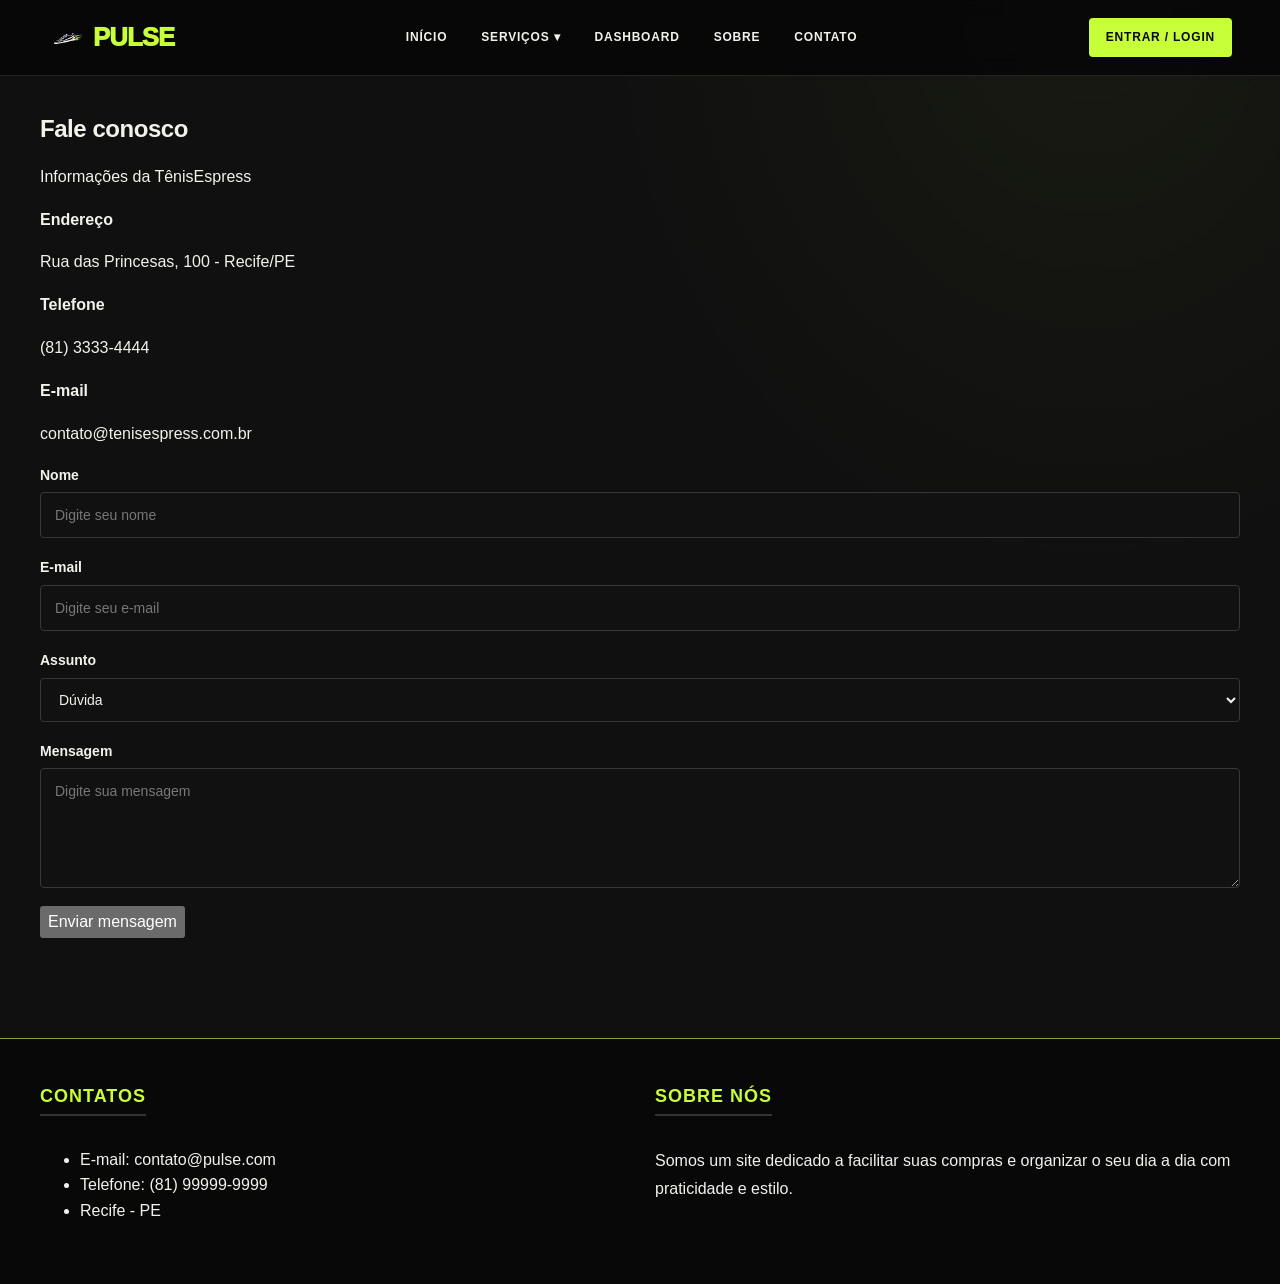
<file: contato.html>
<!DOCTYPE html>
<html lang="pt-br">

<head>
    <meta charset="UTF-8">
    <meta name="viewport" content="width=device-width, initial-scale=1.0">
    <title>Contato - Pulse</title>
    <link rel="stylesheet" href="css/style.css">
</head>

<body>
    <nav class="menu-container">
        <div class="logo">
            <img src="img/logopulse.png" PULSE">
            <span>PULSE</span>
        </div>
        <ul class="menu-centro">
            <li><a href="index.html">Início</a></li>
            <li class="tem-submenu">
                <a href="produtos.html">Serviços ▾</a>
                <ul class="submenu">
                    <li><a href="produtos.html">Produtos</a></li>
                    <li><a href="carrinho.html">Carrinho</a></li>
                </ul>
            </li>
            <li><a href="dashboard.html">Dashboard</a></li>
            <li><a href="sobre.html">Sobre</a></li>
            <li><a href="contato.html">Contato</a></li>
        </ul>

        <div class="menu-direito">
            <a href="login.html" class="link-login">Entrar / Login</a>
        </div>
    </nav>

    <div class="contato-container">

        <div class="contato-info">
            <h2>Fale conosco</h2>
            <p>Informações da TênisEspress</p>

            <strong>Endereço</strong>
            <p>Rua das Princesas, 100 - Recife/PE</p>

            <strong>Telefone</strong>
            <p>(81) 3333-4444</p>

            <strong>E-mail</strong>
            <p>contato@tenisespress.com.br</p>
        </div>

        <div class="contato-formulario">
            <form>
                <div class="form-grupo">
                    <label for="nome">Nome</label>
                    <input type="text" id="nome" placeholder="Digite seu nome">
                </div>

                <div class="form-grupo">
                    <label for="email">E-mail</label>
                    <input type="email" id="email" placeholder="Digite seu e-mail">
                </div>

                <div class="form-grupo">
                    <label for="assunto">Assunto</label>
                    <select id="assunto">
                        <option>Dúvida</option>
                        <option>Pedido</option>
                        <option>Entrega</option>
                    </select>
                </div>

                <div class="form-grupo">
                    <label for="mensagem">Mensagem</label>
                    <textarea id="mensagem" placeholder="Digite sua mensagem"></textarea>
                </div>

                <button type="submit" class="btn-principal">Enviar mensagem</button>
            </form>
        </div>

    </div>
    <footer class="footer-site">
        <div class="footer-conteudo">
            <div class="footer-coluna">
                <h3>Contatos</h3>
                <ul>
                    <li>E-mail: contato@pulse.com</li>
                    <li>Telefone: (81) 99999-9999</li>
                    <li>Recife - PE</li>
                </ul>
            </div>

            <div class="footer-coluna">
                <h3>Sobre nós</h3>
                <p>Somos um site dedicado a facilitar suas compras e organizar o seu dia a dia com praticidade e estilo.
                </p>
            </div>
        </div>
    </footer>
</body>

</html>
</file>
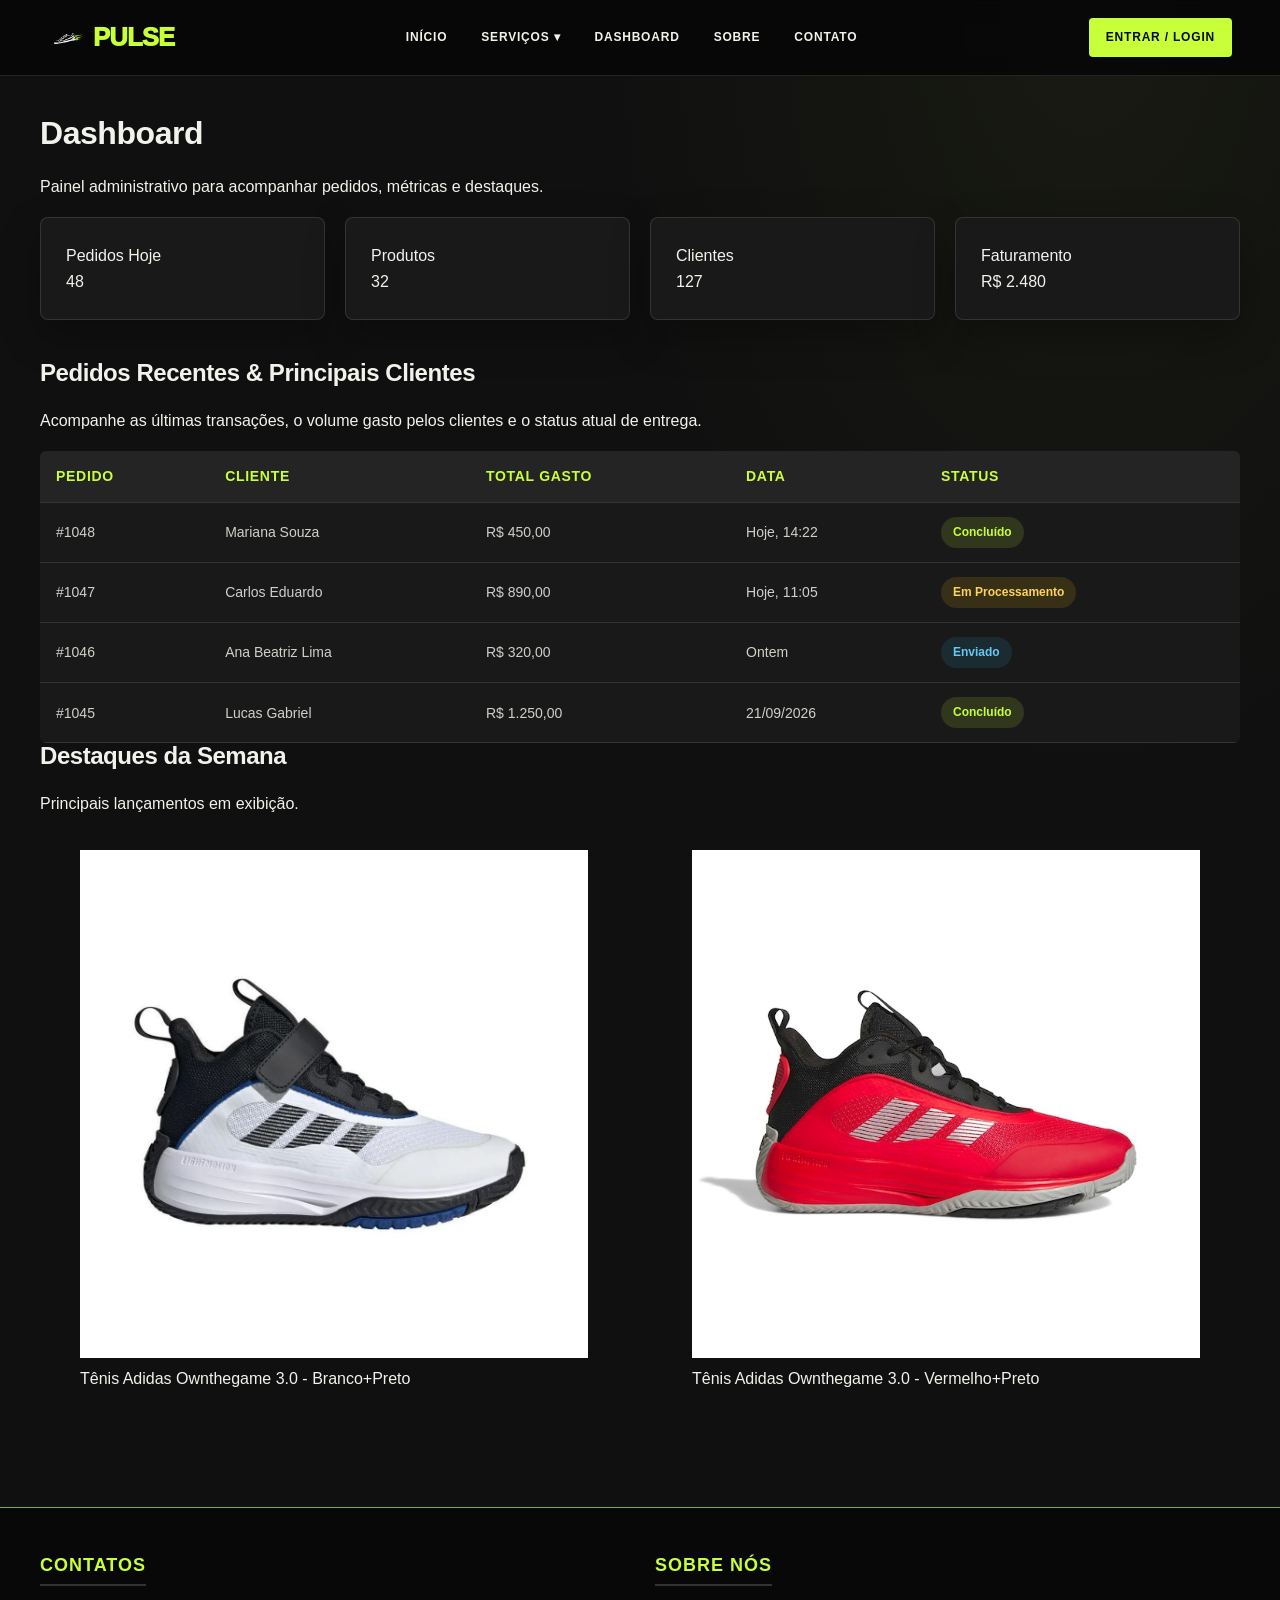
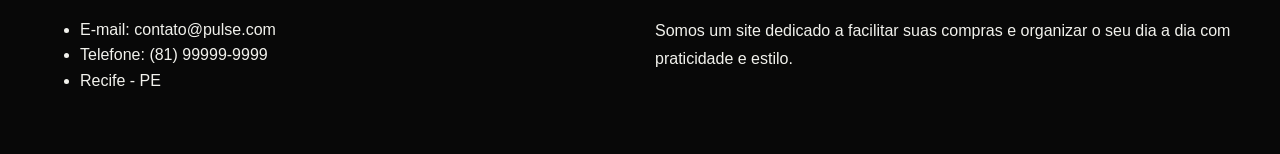
<file: dashboard.html>
<!DOCTYPE html>
<html lang="pt-br">

<head>
    <meta charset="UTF-8">
    <meta name="viewport" content="width=device-width, initial-scale=1.0">
    <title>Dashboard - Pulse</title>
    <link rel="stylesheet" href="css/style.css">
</head>

<body>
    <nav class="menu-container">
        <div class="logo">
            <img src="img/logopulse.png" PULSE">
            <span>PULSE</span>
        </div>

        <ul class="menu-centro">
            <li><a href="index.html">Início</a></li>
            <li class="tem-submenu">
                <a href="produtos.html">Serviços ▾</a>
                <ul class="submenu">
                    <li><a href="produtos.html">Produtos</a></li>
                    <li><a href="carrinho.html">Carrinho</a></li>
                </ul>
            </li>
            <li><a href="dashboard.html">Dashboard</a></li>
            <li><a href="sobre.html">Sobre</a></li>
            <li><a href="contato.html">Contato</a></li>
        </ul>

        <div class="menu-direito">
            <a href="login.html" class="link-login">Entrar / Login</a>
        </div>
    </nav>

    <div class="dashboard-container">

        <div class="titulo-secao">
            <h1>Dashboard</h1>
            <p>Painel administrativo para acompanhar pedidos, métricas e destaques.</p>
        </div>

        <div class="indicadores-grid">
            <div class="kpi-card">
                <div class="kpi-titulo">Pedidos Hoje</div>
                <div class="kpi-valor">48</div>
            </div>
            <div class="kpi-card">
                <div class="kpi-titulo">Produtos</div>
                <div class="kpi-valor">32</div>
            </div>
            <div class="kpi-card">
                <div class="kpi-titulo">Clientes</div>
                <div class="kpi-valor">127</div>
            </div>
            <div class="kpi-card">
                <div class="kpi-titulo">Faturamento</div>
                <div class="kpi-valor">R$ 2.480</div>
            </div>
        </div>

        <div class="tabela-secao">
            <div class="titulo-secao cabecalho-tabela">
                <h2>Pedidos Recentes & Principais Clientes</h2>
                <p>Acompanhe as últimas transações, o volume gasto pelos clientes e o status atual de entrega.</p>
            </div>

            <div class="tabela-responsiva">
                <table class="tabela-dashboard">
                    <thead>
                        <tr>
                            <th>Pedido</th>
                            <th>Cliente</th>
                            <th>Total Gasto</th>
                            <th>Data</th>
                            <th>Status</th>
                        </tr>
                    </thead>
                    <tbody>
                        <tr>
                            <td class="pedido-id">#1048</td>
                            <td>Mariana Souza</td>
                            <td class="pedido-valor">R$ 450,00</td>
                            <td class="pedido-data">Hoje, 14:22</td>
                            <td><span class="status-badge status-concluido">Concluído</span></td>
                        </tr>
                        <tr>
                            <td class="pedido-id">#1047</td>
                            <td>Carlos Eduardo</td>
                            <td class="pedido-valor">R$ 890,00</td>
                            <td class="pedido-data">Hoje, 11:05</td>
                            <td><span class="status-badge status-processamento">Em Processamento</span></td>
                        </tr>
                        <tr>
                            <td class="pedido-id">#1046</td>
                            <td>Ana Beatriz Lima</td>
                            <td class="pedido-valor">R$ 320,00</td>
                            <td class="pedido-data">Ontem</td>
                            <td><span class="status-badge status-enviado">Enviado</span></td>
                        </tr>
                        <tr>
                            <td class="pedido-id">#1045</td>
                            <td>Lucas Gabriel</td>
                            <td class="pedido-valor">R$ 1.250,00</td>
                            <td class="pedido-data">21/09/2026</td>
                            <td><span class="status-badge status-concluido">Concluído</span></td>
                        </tr>
                    </tbody>
                </table>
            </div>
        </div>

        <div class="galeria-secao">
            <div class="titulo-secao">
                <h2>Destaques da Semana</h2>
                <p>Principais lançamentos em exibição.</p>
            </div>
            <div class="galeria-grid">
                <figure>
                    <img src="img/tenis_01.webp" alt="Tênis Adidas Branco e Preto">
                    <figcaption>Tênis Adidas Ownthegame 3.0 - Branco+Preto</figcaption>
                </figure>
                <figure>
                    <img src="img/Tenis_02.jpg" alt="Tênis Adidas Vermelho e Preto">
                    <figcaption>Tênis Adidas Ownthegame 3.0 - Vermelho+Preto</figcaption>
                </figure>
            </div>
        </div>

    </div>

    <footer class="footer-site">
        <div class="footer-conteudo">
            <div class="footer-coluna">
                <h3>Contatos</h3>
                <ul>
                    <li>E-mail: contato@pulse.com</li>
                    <li>Telefone: (81) 99999-9999</li>
                    <li>Recife - PE</li>
                </ul>
            </div>

            <div class="footer-coluna">
                <h3>Sobre nós</h3>
                <p>Somos um site dedicado a facilitar suas compras e organizar o seu dia a dia com praticidade e estilo.
                </p>
            </div>
        </div>
    </footer>
</body>

</html>
</file>
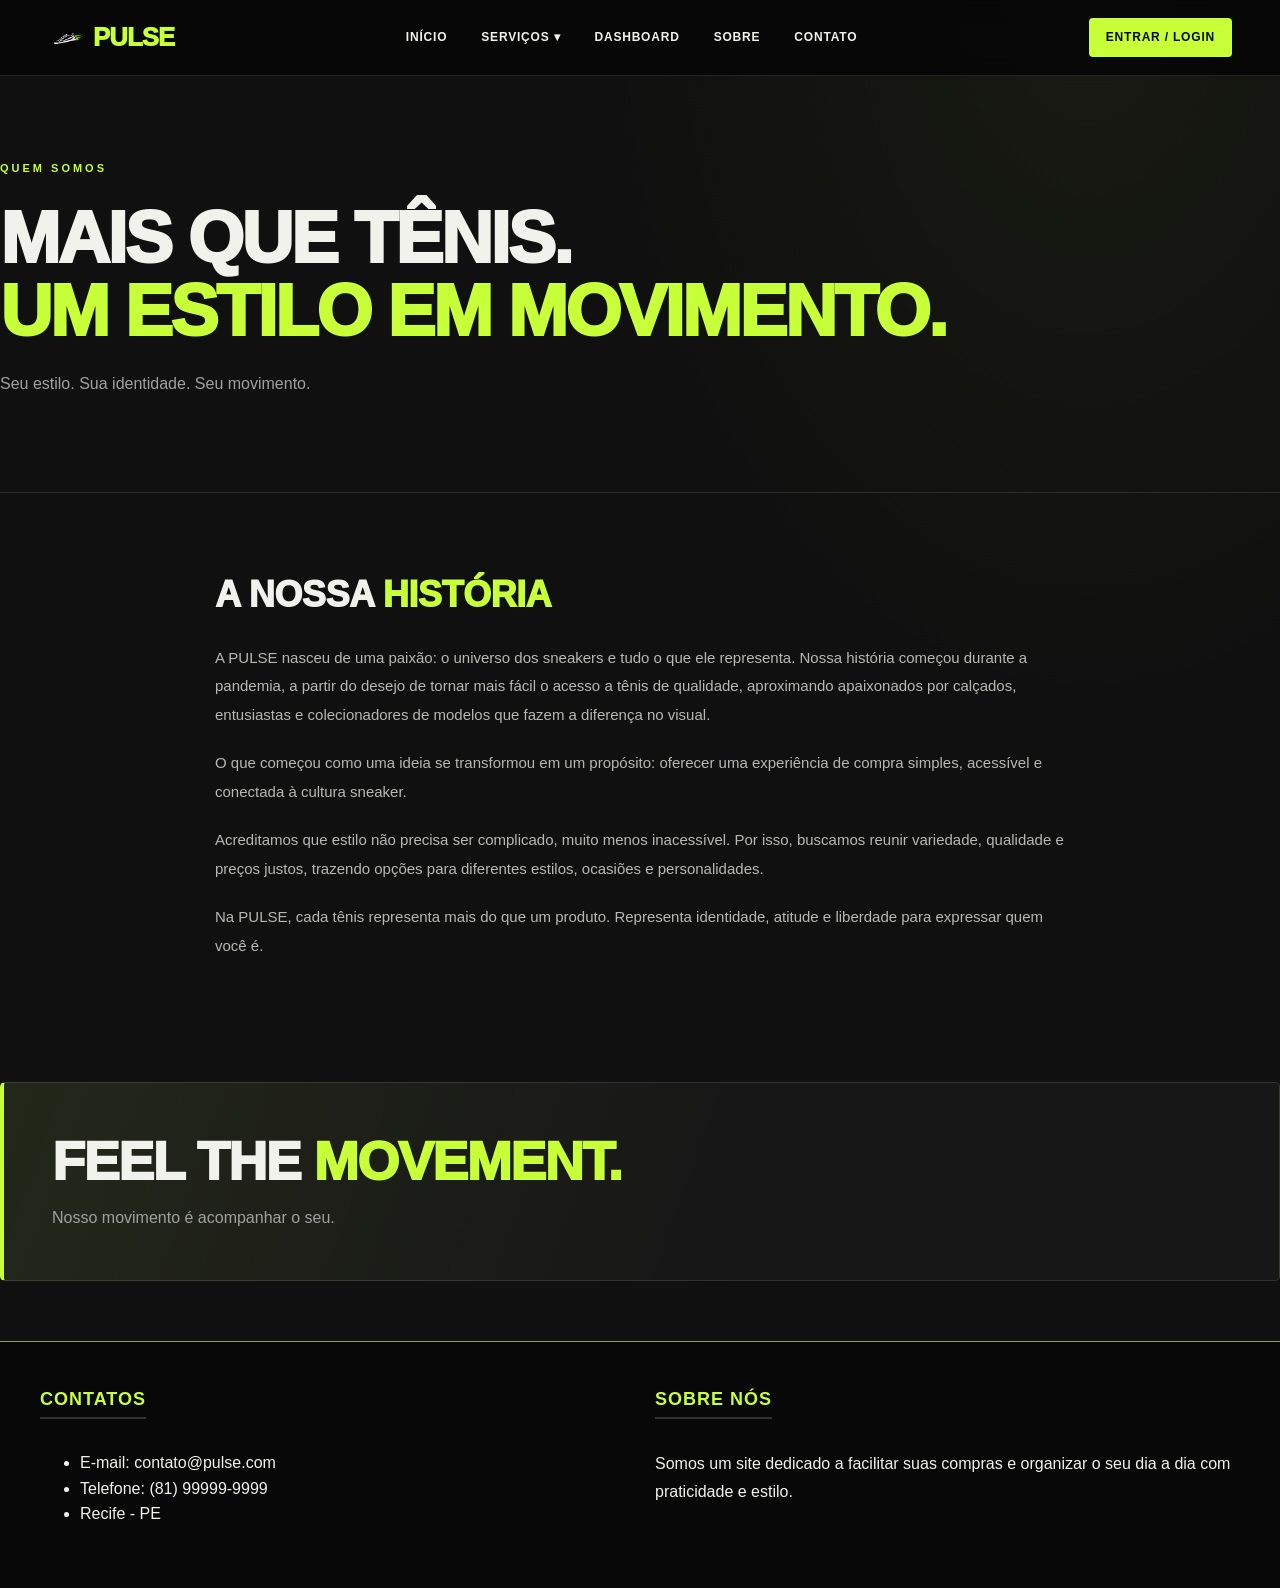
<file: sobre.html>
<!DOCTYPE html>
<html lang="pt-br">

<head>
    <meta charset="UTF-8">
    <meta name="viewport" content="width=device-width, initial-scale=1.0">
    <title>Sobre - Pulse</title>
    <link rel="stylesheet" href="css/style.css">
</head>

<body>
    <nav class="menu-container">
        <div class="logo">
            <img src="img/logopulse.png" PULSE">
            <span>PULSE</span>
        </div>

        <ul class="menu-centro">
            <li><a href="index.html">Início</a></li>
            <li class="tem-submenu">
                <a href="produtos.html">Serviços ▾</a>
                <ul class="submenu">
                    <li><a href="produtos.html">Produtos</a></li>
                    <li><a href="carrinho.html">Carrinho</a></li>
                </ul>
            </li>
            <li><a href="dashboard.html">Dashboard</a></li>
            <li><a href="sobre.html">Sobre</a></li>
            <li><a href="contato.html">Contato</a></li>
        </ul>

        <div class="menu-direito">
            <a href="login.html" class="link-login">Entrar / Login</a>
        </div>
    </nav>

    <main class="sobre-container">

        <section class="sobre-hero">
            <span class="sobre-tag">QUEM SOMOS</span>

            <h1>
                MAIS QUE TÊNIS.<br>
                <span>UM ESTILO EM MOVIMENTO.</span>
            </h1>

            <p class="sobre-subtitulo">
                Seu estilo. Sua identidade. Seu movimento.
            </p>
        </section>

        <section class="sobre-conteudo">

            <div class="sobre-texto">
                <h2>A NOSSA <span>HISTÓRIA</span></h2>

                <p>
                    A PULSE nasceu de uma paixão: o universo dos sneakers
                    e tudo o que ele representa. Nossa história começou
                    durante a pandemia, a partir do desejo de tornar mais
                    fácil o acesso a tênis de qualidade, aproximando
                    apaixonados por calçados, entusiastas e colecionadores
                    de modelos que fazem a diferença no visual.
                </p>

                <p>
                    O que começou como uma ideia se transformou em um
                    propósito: oferecer uma experiência de compra simples,
                    acessível e conectada à cultura sneaker.
                </p>

                <p>
                    Acreditamos que estilo não precisa ser complicado,
                    muito menos inacessível. Por isso, buscamos reunir
                    variedade, qualidade e preços justos, trazendo opções
                    para diferentes estilos, ocasiões e personalidades.
                </p>

                <p>
                    Na PULSE, cada tênis representa mais do que um produto.
                    Representa identidade, atitude e liberdade para
                    expressar quem você é.
                </p>
            </div>

        </section>

        <section class="sobre-destaque">
            <h2>FEEL THE <span>MOVEMENT.</span></h2>
            <p>Nosso movimento é acompanhar o seu.</p>
        </section>

    </main>

    <footer class="footer-site">
        <div class="footer-conteudo">
            <div class="footer-coluna">
                <h3>Contatos</h3>
                <ul>
                    <li>E-mail: contato@pulse.com</li>
                    <li>Telefone: (81) 99999-9999</li>
                    <li>Recife - PE</li>
                </ul>
            </div>

            <div class="footer-coluna">
                <h3>Sobre nós</h3>
                <p>Somos um site dedicado a facilitar suas compras e organizar o seu dia a dia com praticidade e estilo.
                </p>
            </div>
        </div>
    </footer>

</body>

</html>
</file>
<file: css/style.css>
/* =========================================================
   PULSE — Estilos Globais e Componentes
   ========================================================= */
:root {
    --pulse-preto: #090909;
    --pulse-fundo: #101010;
    --pulse-superficie: #191919;
    --pulse-superficie-hover: #242424;
    --pulse-lima: #C7FF39;
    --pulse-lima-hover: #B2E52D;
    --pulse-branco: #F2F2ED;
    --pulse-cinza: #A0A0A0;
    --pulse-borda: rgba(242, 242, 237, .12);
    --pulse-sombra: 0 16px 40px rgba(0, 0, 0, .28);
    --pulse-raio: 8px;
    --fonte-principal: 'Inter', 'Arial', sans-serif;
}

/* --- RESET & BASE --- */
*,
*::before,
*::after {
    box-sizing: border-box;
}

html {
    color-scheme: dark;
    scroll-behavior: smooth;
    scroll-padding-top: 90px;
}

body {
    margin: 0;
    padding: 0;
    min-height: 100vh;
    display: flex;
    flex-direction: column;
    justify-content: space-between;
    font-family: var(--fonte-principal);
    line-height: 1.6;
    color: var(--pulse-branco);
    background:
        radial-gradient(ellipse at 85% 0%, rgba(199, 255, 57, .045), transparent 32%),
        var(--pulse-fundo);
    -webkit-font-smoothing: antialiased;
    text-rendering: optimizeLegibility;
}

h1,
h2,
h3,
h4 {
    margin-top: 0;
    color: var(--pulse-branco);
    line-height: 1.12;
    letter-spacing: -0.45px;
}

p {
    line-height: 1.75;
}

img {
    max-width: 100%;
}

a {
    color: var(--pulse-lima);
    transition: color .2s ease, background-color .2s ease, border-color .2s ease;
}

button,
input,
select,
textarea {
    font: inherit;
}

button:disabled,
input:disabled,
select:disabled {
    opacity: .55;
    cursor: not-allowed;
}

:focus-visible {
    outline: 2px solid var(--pulse-lima);
    outline-offset: 3px;
}

::selection {
    background: var(--pulse-lima);
    color: var(--pulse-preto);
}

/* --- NAVEGAÇÃO --- */
.menu-container {
    display: flex;
    justify-content: space-between;
    align-items: center;
    min-height: 76px;
    padding: 10px clamp(16px, 4vw, 48px);
    background: rgba(8, 8, 8, .96);
    border-bottom: 1px solid var(--pulse-borda);
    backdrop-filter: blur(12px);
    position: relative;
    z-index: 1000;
}

.logo {
    display: flex;
    align-items: center;
    gap: 9px;
    flex-shrink: 0;
    text-decoration: none;
    color: var(--pulse-lima);
    font-weight: 900;
    text-transform: uppercase;
}

.logo img {
    width: 36px;
    height: 36px;
    object-fit: contain;
}

.logo span {
    color: var(--pulse-lima);
    font-size: clamp(22px, 2vw, 29px);
    font-weight: 950;
    letter-spacing: -0.8px;
    line-height: 1;
}

.menu-centro {
    display: flex;
    align-items: center;
    gap: 4px;
    list-style: none;
    margin: 0;
    padding: 0;
}

.menu-container a {
    display: block;
    color: var(--pulse-branco);
    text-decoration: none;
    padding: 10px 15px;
    border-radius: 4px;
    font-weight: 700;
    text-transform: uppercase;
    font-size: 12px;
    letter-spacing: .8px;
}

.menu-container a:hover,
.menu-container a:focus-visible {
    color: var(--pulse-lima);
    background: rgba(255, 255, 255, .055);
}

.tem-submenu {
    position: relative;
}

.submenu {
    display: none;
    position: absolute;
    top: 100%;
    left: 0;
    min-width: 190px;
    padding: 8px;
    list-style: none;
    background: #151515;
    border: 1px solid var(--pulse-borda);
    border-radius: 6px;
    box-shadow: var(--pulse-sombra);
    z-index: 100;
}

.tem-submenu:hover .submenu {
    display: block;
}

.submenu a {
    padding: 10px 12px;
    white-space: nowrap;
}

.submenu a:hover {
    background: #252525;
}

.link-login,
.link-login:hover {
    padding: 10px 17px !important;
    background: var(--pulse-lima) !important;
    color: var(--pulse-preto) !important;
    border-radius: 4px;
}

.theme-toggle {
    min-width: 44px;
    min-height: 44px;
    padding: 6px 10px;
    cursor: pointer;
    font-size: 18px;
    background: var(--pulse-superficie);
    color: var(--pulse-branco);
    border: 1px solid var(--pulse-borda);
    border-radius: 4px;
}

/* --- CONTAINERS & CARTÕES PADRÃO --- */
.dashboard-container,
.sobre-container-geral,
.carrinho-container-geral,
.produtos-container-geral,
.contato-container {
    max-width: 1240px;
    width: 100%;
    margin: 40px auto;
    padding: 0 20px;
    color: var(--pulse-branco);
}

.banner-destaque,
.cartao-proposito,
.produtos-selecionados,
.resumo-pedido,
.tabela-container,
.login-formulario,
.kpi-card {
    background: var(--pulse-superficie);
    color: var(--pulse-branco);
    border: 1px solid var(--pulse-borda);
    border-radius: var(--pulse-raio);
    box-shadow: var(--pulse-sombra);
    padding: 25px;
}

/* --- BOTÕES & BADGES --- */
.btn-primario,
.btn-comprar-card {
    display: inline-flex;
    align-items: center;
    justify-content: center;
    min-height: 44px;
    padding: 14px 28px;
    background: var(--pulse-lima);
    color: var(--pulse-preto);
    border: none;
    border-radius: 4px;
    text-decoration: none;
    font-weight: 900;
    font-size: 13px;
    text-transform: uppercase;
    letter-spacing: 0.8px;
    cursor: pointer;
    box-shadow: 0 5px 18px rgba(199, 255, 57, .08);
}

.btn-primario:hover,
.btn-comprar-card:hover {
    background: var(--pulse-lima-hover);
    color: var(--pulse-preto);
    transform: translateY(-3px);
    box-shadow: 0 5px 20px rgba(199, 255, 57, .2);
}

.btn-primario:active,
.btn-comprar-card:active {
    transform: translateY(0);
}

.btn-secundario {
    display: inline-flex;
    align-items: center;
    justify-content: center;
    min-height: 44px;
    padding: 12px 24px;
    background: transparent;
    color: var(--pulse-branco);
    border: 1px solid #555;
    border-radius: 4px;
    text-decoration: none;
    font-weight: 700;
    font-size: 13px;
    text-transform: uppercase;
    letter-spacing: 0.8px;
    cursor: pointer;
}

.btn-secundario:hover {
    background: var(--pulse-lima);
    border-color: var(--pulse-lima);
    color: var(--pulse-preto);
}

.badge-estoque,
.badge-desconto {
    display: inline-block;
    padding: 6px 14px;
    background: var(--pulse-lima);
    color: #101010;
    border-radius: 2px;
    font-size: 11px;
    font-weight: 900;
    text-transform: uppercase;
    letter-spacing: 1.5px;
    margin-bottom: 15px;
}

/* --- BANNER DESTAQUE --- */
.banner-destaque {
    display: flex;
    gap: 40px;
    align-items: center;
    flex-wrap: wrap;
    position: relative;
    overflow: hidden;
    padding: 45px;
    margin-bottom: 50px;
    background:
        linear-gradient(115deg, rgba(199, 255, 57, .055), transparent 42%),
        var(--pulse-superficie);
}

.banner-destaque::before {
    content: "";
    position: absolute;
    top: 0;
    left: 0;
    width: 5px;
    height: 100%;
    background: var(--pulse-lima);
}

.banner-info {
    flex: 1.2;
    min-width: 280px;
}

.banner-info h1 {
    max-width: 680px;
    font-size: clamp(34px, 5vw, 58px);
    font-weight: 900;
    text-transform: uppercase;
    letter-spacing: -2px;
    margin: 5px 0 15px;
}

.banner-info p {
    max-width: 540px;
    font-size: 16px;
    line-height: 1.8;
    color: var(--pulse-cinza);
    margin-bottom: 25px;
}

.banner-botoes {
    display: flex;
    gap: 12px;
    flex-wrap: wrap;
}

.banner-imagem {
    flex: 1;
    min-width: 280px;
    min-height: 280px;
    padding: 20px;
    border-radius: var(--pulse-raio);
    border: 1px solid var(--pulse-borda);
    display: flex;
    align-items: center;
    justify-content: center;
    background:
        radial-gradient(circle at 50% 50%, rgba(199, 255, 57, .09), transparent 65%),
        #151515;
}

.banner-imagem img {
    max-height: 280px;
    object-fit: contain;
    transition: transform .4s ease;
}

.banner-imagem:hover img {
    transform: scale(1.06);
}

/* --- PRODUTOS & CATÁLOGO --- */
.galeria-grid,
.produtos-grid {
    display: grid;
    grid-template-columns: repeat(auto-fit, minmax(240px, 1fr));
    gap: clamp(14px, 2vw, 24px);
}

.card-produto-oferta,
.produto-card {
    position: relative;
    overflow: hidden;
    display: flex;
    flex-direction: column;
    padding: 15px;
    border-radius: 7px;
    border: 1px solid var(--pulse-borda);
    background: linear-gradient(180deg, #1b1b1b, #141414);
    box-shadow: 0 8px 24px rgba(0, 0, 0, .18);
    transition: transform .3s ease, border-color .3s ease, box-shadow .3s ease;
}

.card-produto-oferta:hover,
.produto-card:hover {
    transform: translateY(-5px);
    border-color: rgba(199, 255, 57, .7);
    box-shadow: 0 14px 30px rgba(0, 0, 0, .32);
}

.card-imagem-container,
.produto-imagem {
    position: relative;
    overflow: hidden;
    min-height: 210px;
    height: 210px;
    border-radius: 4px;
    display: flex;
    align-items: center;
    justify-content: center;
    background:
        radial-gradient(circle at 50% 45%, rgba(255, 255, 255, .055), transparent 65%),
        #202020;
}

.card-imagem-container img,
.produto-imagem img {
    width: 100%;
    height: 100%;
    object-fit: contain;
    padding: 10px;
    transition: transform .45s cubic-bezier(.2, .7, .2, 1);
}

.card-produto-oferta:hover .card-imagem-container img,
.produto-card:hover .produto-imagem img {
    transform: scale(1.055);
}

.card-legenda,
.produto-conteudo {
    margin-top: 15px;
    text-align: left;
    display: flex;
    flex-direction: column;
    flex-grow: 1;
    gap: 5px;
}

.card-legenda strong,
.produto-conteudo strong {
    color: var(--pulse-branco);
    line-height: 1.35;
}

.preco-antigo {
    text-decoration: line-through;
    color: #777;
    font-size: 13px;
}

.preco-novo,
.produto-preco {
    color: var(--pulse-lima);
    font-size: 21px;
    font-weight: 900;
    margin: 5px 0 12px;
}

/* --- CARRINHO --- */
.resumo-rapido-carrinho {
    display: flex;
    flex-wrap: wrap;
    align-items: center;
    justify-content: space-between;
    gap: 16px;
    max-width: 1240px;
    margin: 0 auto 24px;
    padding: 14px 20px;
    border-radius: var(--pulse-raio);
    background: var(--pulse-superficie);
    border: 1px solid var(--pulse-borda);
    color: var(--pulse-branco);
}

.resumo-rapido-carrinho .btn-secundario {
    background: var(--pulse-lima);
    color: var(--pulse-preto);
    border-color: var(--pulse-lima);
}

.carrinho-layout-destaque {
    display: grid;
    grid-template-columns: minmax(0, 1.65fr) minmax(300px, 1fr);
    gap: 28px;
    align-items: start;
}

.produtos-selecionados {
    min-width: 0;
}

.resumo-pedido {
    min-width: 0;
    position: sticky;
    top: 96px;
    border-top: 3px solid var(--pulse-lima);
}

.produtos-selecionados h2,
.resumo-pedido h2 {
    font-size: 18px;
    text-transform: uppercase;
    letter-spacing: 0.5px;
    margin-bottom: 18px;
    padding-bottom: 12px;
    border-bottom: 1px solid var(--pulse-borda);
}

.lista-itens-carrinho {
    list-style: none;
    padding: 0;
    margin: 0;
    display: flex;
    flex-direction: column;
    gap: 12px;
}

.carrinho-vazio {
    text-align: center;
    padding: 28px 16px;
    border-radius: 6px;
    background: #141414;
    border: 1px dashed var(--pulse-borda);
}

.item-produto-destaque {
    display: flex;
    align-items: center;
    justify-content: space-between;
    gap: 16px;
    padding: 12px 14px;
    border-radius: 6px;
    background: #141414;
    border: 1px solid var(--pulse-borda);
    transition: border-color .2s ease, transform .2s ease;
}

.item-produto-destaque:hover {
    border-color: rgba(199, 255, 57, .45);
}

.item-imagem-pequena,
.item-produto-destaque img {
    width: 72px !important;
    height: 72px !important;
    min-width: 72px;
    max-width: 72px;
    max-height: 72px;
    flex-shrink: 0;
    object-fit: contain;
    background:
        radial-gradient(circle at 50% 50%, rgba(199, 255, 57, .08), transparent 70%),
        #1e1e1e;
    border: 1px solid rgba(199, 255, 57, .28);
    border-radius: 6px;
    padding: 6px;
}

.item-info-detalhe {
    flex: 1;
    min-width: 140px;
}

.item-categoria-pequena {
    margin: 0 0 2px;
    font-size: 11px;
    font-weight: 700;
    text-transform: uppercase;
    letter-spacing: .8px;
    color: var(--pulse-lima);
}

.item-titulo-pequeno {
    margin: 0 0 4px;
    font-size: 15px;
    font-weight: 800;
    color: var(--pulse-branco);
}

.item-unitario {
    color: var(--pulse-cinza);
    font-size: 12px;
}

.item-controles-qtd {
    display: flex;
    align-items: center;
    gap: 6px;
    flex-shrink: 0;
}

.item-qtd-valor {
    min-width: 24px;
    text-align: center;
    font-weight: 800;
    font-size: 14px;
    color: var(--pulse-branco);
}

.btn-qtd,
.btn-remover-item {
    min-width: 32px;
    height: 32px;
    padding: 0 8px;
    display: inline-flex;
    align-items: center;
    justify-content: center;
    background: #202020;
    color: var(--pulse-branco);
    border: 1px solid var(--pulse-borda);
    border-radius: 4px;
    font-weight: 800;
    cursor: pointer;
    transition: background-color .15s ease, color .15s ease, border-color .15s ease;
}

.btn-qtd:hover {
    background: var(--pulse-lima);
    border-color: var(--pulse-lima);
    color: var(--pulse-preto);
}

.btn-remover-item:hover {
    background: rgba(211, 47, 47, .18);
    border-color: #ef5350;
    color: #ff8a80;
}

.item-preco-pequeno {
    min-width: 96px;
    text-align: right;
    font-size: 15px;
    font-weight: 900;
    color: var(--pulse-lima);
    flex-shrink: 0;
}

.resumo-linha,
.resumo-total {
    display: flex;
    justify-content: space-between;
    align-items: center;
    gap: 12px;
    margin-bottom: 12px;
    font-size: 14px;
}

.resumo-linha.desconto span:last-child {
    color: var(--pulse-lima);
    font-weight: 700;
}

.resumo-total {
    border-top: 1px solid var(--pulse-borda);
    padding-top: 14px;
    margin-top: 6px;
    margin-bottom: 18px;
    font-weight: 900;
    font-size: 19px;
    color: var(--pulse-lima);
}

.btn-finalizar {
    display: flex;
    justify-content: center;
    align-items: center;
    width: 100%;
    min-height: 44px;
    padding: 12px 16px;
    margin-top: 10px;
    border: none;
    border-radius: 4px;
    background: var(--pulse-lima);
    color: var(--pulse-preto) !important;
    font-weight: 900;
    font-size: 13px;
    text-transform: uppercase;
    letter-spacing: .7px;
    text-decoration: none;
    cursor: pointer;
    box-shadow: 0 5px 18px rgba(199, 255, 57, .12);
    transition: background-color .2s ease, transform .2s ease, box-shadow .2s ease;
}

.btn-finalizar:hover {
    background: var(--pulse-lima-hover);
    transform: translateY(-2px);
    box-shadow: 0 6px 18px rgba(199, 255, 57, .2);
}

.btn-continuar {
    display: flex;
    justify-content: center;
    align-items: center;
    width: 100%;
    min-height: 44px;
    padding: 12px 16px;
    margin-top: 10px;
    border-radius: 4px;
    background: transparent;
    color: var(--pulse-branco) !important;
    border: 1px solid var(--pulse-borda);
    font-weight: 700;
    font-size: 13px;
    text-transform: uppercase;
    letter-spacing: .7px;
    text-decoration: none;
    transition: background-color .2s ease, transform .2s ease, border-color .2s ease, color .2s ease;
}

.btn-continuar:hover {
    background: rgba(255, 255, 255, .05);
    border-color: var(--pulse-lima);
    color: var(--pulse-lima) !important;
    box-shadow: none;
}

@media (max-width: 900px) {
    .carrinho-layout-destaque {
        grid-template-columns: 1fr;
    }

    .resumo-pedido {
        position: static;
    }
}

@media (max-width: 560px) {
    .item-produto-destaque {
        flex-wrap: wrap;
    }

    .item-preco-pequeno {
        width: 100%;
        text-align: left;
        padding-top: 8px;
        border-top: 1px solid rgba(255, 255, 255, .06);
    }
}

/* --- SOBRE A MARCA --- */
.sobre-hero {
    padding: clamp(42px, 7vw, 78px) 0;
    border-bottom: 1px solid var(--pulse-borda);
}

.sobre-tag {
    display: inline-block;
    color: var(--pulse-lima);
    font-size: 11px;
    font-weight: 900;
    letter-spacing: 3px;
    text-transform: uppercase;
}

.sobre-hero h1 {
    margin: 22px 0 0;
    font-size: clamp(36px, 6vw, 72px);
    font-weight: 950;
    line-height: 1.02;
    letter-spacing: -2.5px;
}

.sobre-hero h1 span,
.sobre-texto h2 span,
.sobre-destaque span {
    color: var(--pulse-lima);
}

.sobre-subtitulo {
    margin-top: 22px;
    color: var(--pulse-cinza);
    font-size: 16px;
}

.sobre-conteudo {
    max-width: 850px;
    margin: 0 auto;
    padding: clamp(48px, 7vw, 82px) 0;
}

.sobre-texto h2 {
    margin-bottom: 28px;
    font-size: clamp(26px, 4vw, 36px);
    font-weight: 950;
    text-transform: uppercase;
}

.sobre-texto p {
    margin: 0 0 20px;
    color: #b8b8b2;
    font-size: 15px;
    line-height: 1.9;
}

.sobre-destaque {
    margin: 20px 0 0;
    padding: clamp(28px, 5vw, 48px);
    border: 1px solid var(--pulse-borda);
    border-left: 4px solid var(--pulse-lima);
    border-radius: 5px;
    background:
        linear-gradient(110deg, rgba(199, 255, 57, .07), transparent 55%),
        #171717;
}

.sobre-destaque h2 {
    margin: 0;
    font-size: clamp(30px, 5vw, 54px);
    font-weight: 950;
    letter-spacing: -1.5px;
}

.sobre-destaque p {
    margin: 12px 0 0;
    color: var(--pulse-cinza);
}

/* --- FORMULÁRIOS & LOGIN --- */
.login-container-central {
    min-height: 75vh;
    display: flex;
    align-items: center;
    justify-content: center;
    padding: 24px;
}

.login-formulario {
    width: 100%;
    max-width: 420px;
    padding: 32px 28px;
}

.login-titulo {
    margin-bottom: 8px;
    text-align: center;
}

.login-formulario .content-lead {
    margin-bottom: 20px;
    text-align: center;
    font-size: 0.95rem;
}

.form-grupo {
    display: flex;
    flex-direction: column;
    gap: 6px;
    margin-bottom: 18px;
}

.form-grupo label {
    font-weight: 600;
    font-size: 14px;
    color: var(--pulse-branco);
}

.form-grupo input,
.form-grupo select,
.form-grupo textarea {
    width: 100%;
    min-height: 44px;
    padding: 11px 14px;
    background: #111;
    color: var(--pulse-branco);
    border: 1px solid #383838;
    border-radius: 4px;
    font-size: 14px;
}

.form-grupo textarea {
    min-height: 120px;
    resize: vertical;
}

.form-grupo input::placeholder,
.form-grupo textarea::placeholder {
    color: #777;
}

.form-grupo input:focus,
.form-grupo select:focus,
.form-grupo textarea:focus {
    border-color: var(--pulse-lima);
    outline: 2px solid rgba(199, 255, 57, .12);
}

.form-grupo select option {
    background: var(--pulse-superficie);
    color: var(--pulse-branco);
}

.form-status {
    margin-top: 12px;
    min-height: 20px;
    text-align: center;
    font-size: 0.9rem;
}

.text-center {
    margin-top: 16px;
    text-align: center;
}

/* --- TABELAS, KPIs & STATUS --- */
.indicadores-grid {
    display: grid;
    grid-template-columns: repeat(auto-fit, minmax(220px, 1fr));
    gap: 20px;
    margin-bottom: 40px;
}

.tabela-responsiva {
    overflow-x: auto;
}

table {
    width: 100%;
    border-collapse: collapse;
    text-align: left;
    overflow: hidden;
    border-radius: 6px;
    background: var(--pulse-superficie);
    color: var(--pulse-branco);
}

th {
    background: #242424;
    color: var(--pulse-lima);
    font-size: 11px;
    font-weight: 700;
    letter-spacing: .7px;
    text-transform: uppercase;
}

th,
td {
    padding: 14px 16px;
    border-bottom: 1px solid var(--pulse-borda);
    font-size: 14px;
}

td {
    color: #d0d0ca;
}

tr:hover td {
    background: rgba(255, 255, 255, .025);
}

.status-badge {
    display: inline-block;
    padding: 6px 12px;
    border-radius: 20px;
    font-size: 12px;
    font-weight: 700;
}

.status-concluido {
    background: rgba(199, 255, 57, .13);
    color: var(--pulse-lima);
}

.status-processamento {
    background: rgba(255, 193, 7, .13);
    color: #ffd45c;
}

.status-enviado {
    background: rgba(43, 162, 216, .13);
    color: #65c9f5;
}

/* --- RODAPÉ --- */
.footer-site,
.footer-container-dashboard,
.footer-container {
    background: #080808;
    color: var(--pulse-branco);
    padding: 45px 25px;
    margin-top: 60px;
    display: flex;
    justify-content: space-around;
    flex-wrap: wrap;
    gap: 30px;
    border-top: 1px solid rgba(199, 255, 57, .65);
}

.footer-conteudo {
    display: flex;
    justify-content: space-around;
    flex-wrap: wrap;
    gap: 30px;
    max-width: 1200px;
    margin: 0 auto;
    width: 100%;
}

.footer-coluna {
    flex: 1;
    min-width: 250px;
}

.footer-coluna h3 {
    margin-bottom: 15px;
    color: var(--pulse-lima);
    font-size: 18px;
    text-transform: uppercase;
    letter-spacing: 1px;
    border-bottom: 2px solid #333;
    padding-bottom: 8px;
    display: inline-block;
}

.footer-descricao-dashboard {
    color: var(--pulse-cinza);
}

.footer-lista,
.footer-lista-dashboard {
    list-style: none;
    padding: 0;
    margin: 0;
    line-height: 1.8;
}

.footer-lista li,
.footer-lista-dashboard li {
    color: #aaa;
    transition: color .2s ease;
}

.footer-lista li:hover,
.footer-lista-dashboard li:hover,
.footer-lista a:hover,
.footer-lista-dashboard a:hover {
    color: var(--pulse-lima);
}

.footer-lista a,
.footer-lista-dashboard a {
    color: #aaa;
    text-decoration: none;
}

.footer-bottom {
    background: #050505;
    color: #888;
    text-align: center;
    padding: 12px;
    font-size: 13px;
    width: 100%;
    border-top: 1px solid rgba(255, 255, 255, .07);
}

/* --- RESPONSIVIDADE & ACESSIBILIDADE --- */
@media (max-width: 768px) {
    .menu-container {
        height: auto;
        min-height: 64px;
        flex-wrap: wrap;
        gap: 12px;
        padding: 12px 15px;
    }

    .logo img {
        width: 31px;
        height: 31px;
    }

    .logo span {
        font-size: 24px;
    }

    .menu-centro {
        flex-wrap: wrap;
        justify-content: center;
        width: 100%;
        gap: 2px;
    }

    .menu-container a {
        padding: 9px 10px;
    }

    .submenu {
        min-width: 190px;
    }

    .dashboard-container,
    .sobre-container-geral,
    .carrinho-container-geral {
        margin: 20px auto;
        padding: 0 15px;
    }

    .banner-destaque {
        padding: 24px;
        gap: 25px;
    }

    .banner-info h1 {
        font-size: 32px;
    }

    .sobre-hero {
        padding-top: 42px;
    }

    .sobre-conteudo {
        padding: 48px 0;
    }

    .galeria-grid,
    .produtos-grid,
    .indicadores-grid {
        grid-template-columns: repeat(2, minmax(0, 1fr));
        gap: 12px;
    }

    .footer-site,
    .footer-container-dashboard {
        flex-direction: column;
        padding: 30px 20px;
    }
}

@media (max-width: 480px) {
    .menu-centro {
        justify-content: flex-start;
        overflow-x: auto;
        flex-wrap: nowrap;
        padding-bottom: 4px;
    }

    .menu-container a {
        white-space: nowrap;
    }

    .galeria-grid,
    .produtos-grid,
    .indicadores-grid {
        grid-template-columns: 1fr;
    }

    .sobre-texto p {
        font-size: 14px;
    }

    .card-imagem-container,
    .produto-imagem {
        min-height: 175px;
        height: 175px;
    }
}

@media (prefers-reduced-motion: reduce) {

    *,
    *::before,
    *::after {
        scroll-behavior: auto !important;
        transition-duration: .01ms !important;
        animation-duration: .01ms !important;
    }
}

/* =========================================================
   PULSE — Ajustes visuais do carrinho
   Miniaturas em molduras e resumo lado a lado
   ========================================================= */
.carrinho-layout-destaque {
    display: grid;
    grid-template-columns: minmax(0, 1.55fr) minmax(300px, .85fr);
    gap: 22px;
    align-items: start;
}

.produtos-selecionados,
.resumo-pedido {
    min-width: 0;
}

.item-produto-destaque {
    display: grid;
    grid-template-columns: 68px minmax(0, 1fr) auto auto;
    align-items: center;
    gap: 13px;
    padding: 12px;
}

.item-imagem-quadro {
    width: 68px;
    height: 68px;
    min-width: 68px;
    display: flex;
    align-items: center;
    justify-content: center;
    overflow: hidden;
    border: 1px solid rgba(199, 255, 57, .28);
    border-radius: 6px;
    background:
        radial-gradient(circle at 50% 50%, rgba(199, 255, 57, .08), transparent 70%),
        #202020;
}

.item-imagem-quadro .item-imagem-pequena {
    display: block;
    width: 100% !important;
    height: 100% !important;
    max-width: 100%;
    max-height: 100%;
    min-width: 0;
    object-fit: contain;
    padding: 6px;
    border: 0;
    border-radius: 0;
    background: transparent;
}

.item-info-detalhe {
    min-width: 0;
}

.item-titulo-pequeno {
    overflow-wrap: anywhere;
}

.item-controles-qtd {
    justify-content: center;
}

.item-preco-pequeno {
    min-width: 88px;
}

.resumo-pedido {
    position: sticky;
    top: 96px;
}

@media (max-width: 900px) {
    .carrinho-layout-destaque {
        grid-template-columns: minmax(0, 1fr);
    }

    .resumo-pedido {
        position: static;
    }
}

@media (max-width: 560px) {
    .item-produto-destaque {
        grid-template-columns: 60px minmax(0, 1fr);
        gap: 10px;
    }

    .item-imagem-quadro {
        width: 60px;
        height: 60px;
        min-width: 60px;
        grid-row: span 2;
    }

    .item-controles-qtd {
        grid-column: 2;
        justify-content: flex-start;
    }

    .item-preco-pequeno {
        grid-column: 2;
        width: auto;
        min-width: 0;
        text-align: left;
        padding-top: 7px;
        border-top: 1px solid rgba(255, 255, 255, .06);
    }
}

/* CORREÇÃO DEFINITIVA — limitar miniaturas do carrinho */
.produtos-selecionados .lista-itens-carrinho>li.item-produto-destaque>.item-imagem-quadro {
    box-sizing: border-box !important;
    display: flex !important;
    flex: 0 0 56px !important;
    width: 56px !important;
    min-width: 56px !important;
    max-width: 56px !important;
    height: 56px !important;
    min-height: 56px !important;
    max-height: 56px !important;
    padding: 0 !important;
    overflow: hidden !important;
}

.produtos-selecionados .lista-itens-carrinho>li.item-produto-destaque>.item-imagem-quadro>img.item-imagem-pequena {
    box-sizing: border-box !important;
    display: block !important;
    flex: 0 0 100% !important;
    width: 100% !important;
    min-width: 0 !important;
    max-width: 100% !important;
    height: 100% !important;
    min-height: 0 !important;
    max-height: 100% !important;
    margin: 0 !important;
    padding: 5px !important;
    object-fit: contain !important;
    border: 0 !important;
}

@media (max-width: 560px) {
    .produtos-selecionados .lista-itens-carrinho>li.item-produto-destaque>.item-imagem-quadro {
        flex-basis: 52px !important;
        width: 52px !important;
        min-width: 52px !important;
        max-width: 52px !important;
        height: 52px !important;
        min-height: 52px !important;
        max-height: 52px !important;
    }
}
</file>
